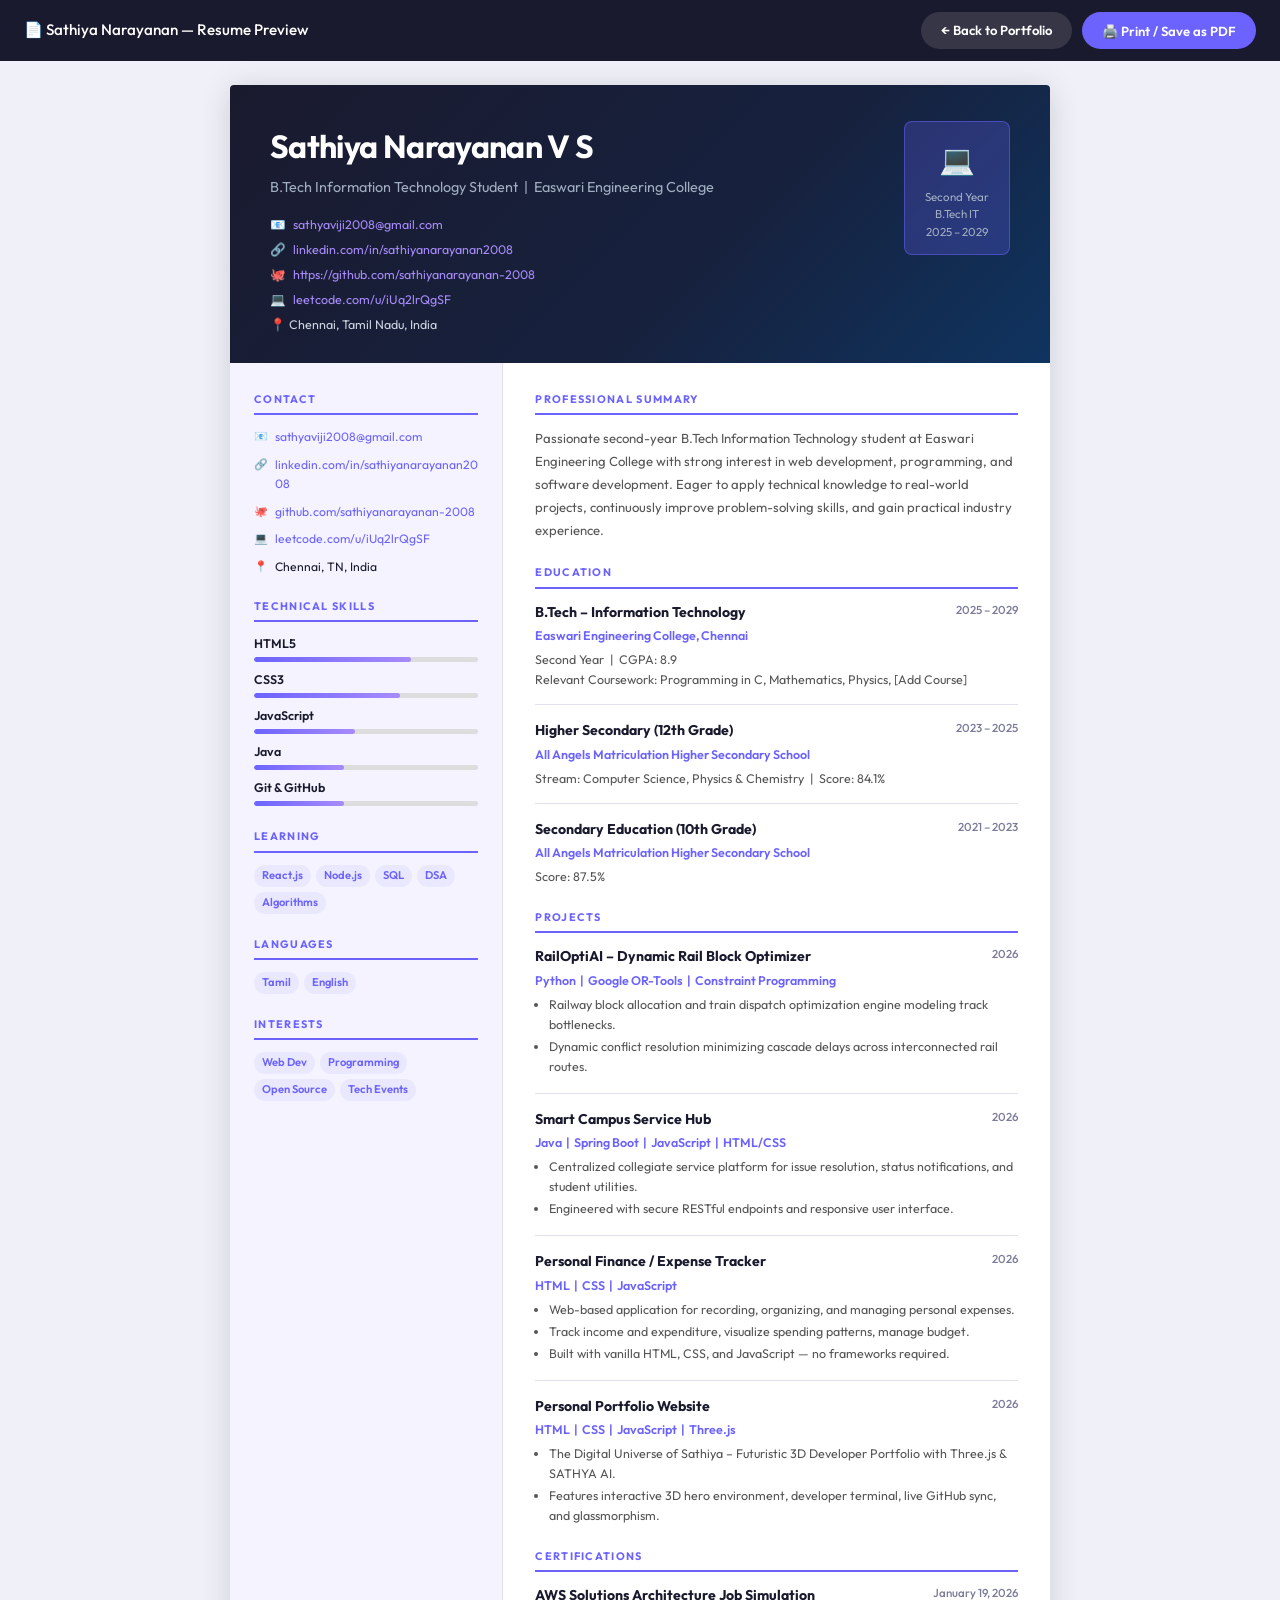
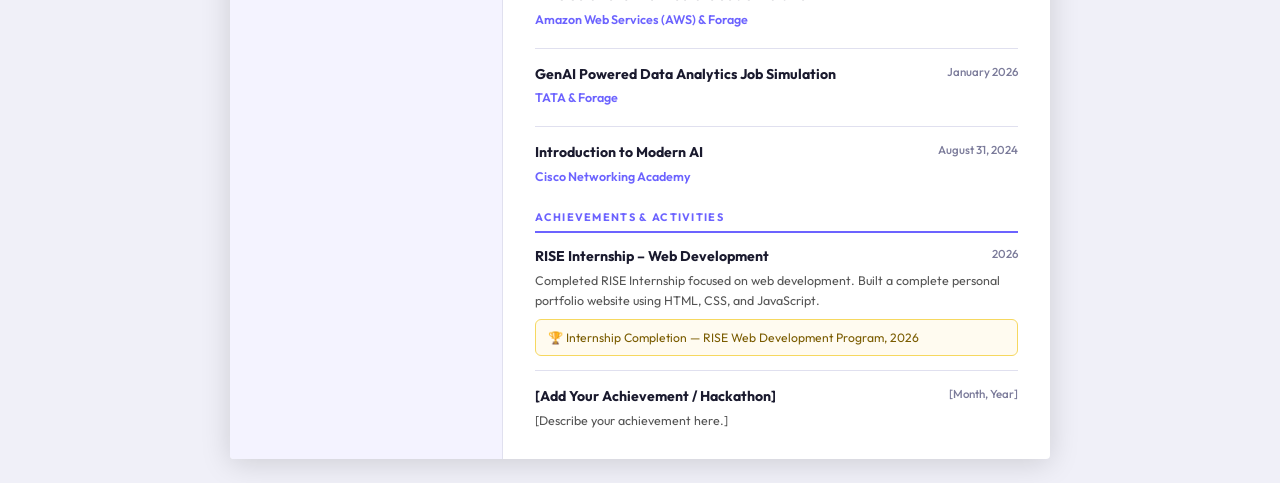
<file: resume.html>
<!DOCTYPE html>
<html lang="en">

<head>
  <meta charset="UTF-8" />
  <meta name="viewport" content="width=device-width, initial-scale=1.0" />
  <title>Sathiya Narayanan – Resume</title>
  <link rel="preconnect" href="https://fonts.googleapis.com" />
  <link
    href="https://fonts.googleapis.com/css2?family=Outfit:wght@300;400;500;600;700&family=Fira+Code:wght@400;500&display=swap"
    rel="stylesheet" />
  <style>
    /* ========== PRINT + SCREEN STYLES ========== */
    :root {
      --primary: #6c63ff;
      --text: #1a1a2e;
      --muted: #555;
      --light: #7b7b9a;
      --border: #e0e0ef;
      --bg-accent: #f4f3ff;
    }

    * {
      box-sizing: border-box;
      margin: 0;
      padding: 0;
    }

    body {
      font-family: 'Outfit', sans-serif;
      background: #f0f0f8;
      color: var(--text);
      font-size: 13px;
      line-height: 1.6;
    }

    /* ---- Print button (hidden in print) ---- */
    .print-bar {
      background: #1a1a2e;
      padding: 12px 24px;
      display: flex;
      align-items: center;
      justify-content: space-between;
      gap: 12px;
    }

    .print-bar h2 {
      color: #fff;
      font-size: 0.95rem;
      font-weight: 500;
    }

    .print-bar-btns {
      display: flex;
      gap: 10px;
    }

    .btn-print,
    .btn-back {
      padding: 8px 20px;
      border-radius: 999px;
      border: none;
      font-family: 'Outfit', sans-serif;
      font-size: 0.82rem;
      font-weight: 600;
      cursor: pointer;
      transition: all 0.25s cubic-bezier(0.16, 1, 0.3, 1);
      text-decoration: none;
      display: inline-flex;
      align-items: center;
      gap: 6px;
    }

    .btn-print {
      background: #6c63ff;
      color: #fff;
    }

    .btn-back {
      background: rgba(255, 255, 255, 0.12);
      color: #fff;
    }

    .btn-print:hover {
      background: #7c74ff;
      transform: translateY(-2px);
      box-shadow: 0 4px 14px rgba(108, 99, 255, 0.4);
    }

    .btn-back:hover {
      background: rgba(255, 255, 255, 0.2);
      transform: translateY(-2px);
    }

    /* ---- A4 Paper ---- */
    .resume-paper {
      max-width: 820px;
      margin: 24px auto;
      background: #fff;
      box-shadow: 0 4px 30px rgba(0, 0, 0, 0.15);
      border-radius: 4px;
      overflow: hidden;
    }

    /* ---- Header ---- */
    .r-header {
      background: linear-gradient(135deg, #1a1a2e 0%, #16213e 60%, #0f3460 100%);
      color: #fff;
      padding: 36px 40px 28px;
      display: grid;
      grid-template-columns: 1fr auto;
      gap: 20px;
      align-items: start;
    }

    .r-name {
      font-size: 2rem;
      font-weight: 700;
      letter-spacing: -0.02em;
      margin-bottom: 4px;
    }

    .r-title {
      font-size: 0.9rem;
      color: #a0aec0;
      font-weight: 400;
      margin-bottom: 16px;
    }

    .r-contacts {
      display: flex;
      flex-direction: column;
      gap: 5px;
    }

    .r-contact-item {
      font-size: 0.78rem;
      color: #cbd5e0;
      display: flex;
      align-items: center;
      gap: 7px;
    }

    .r-contact-item a {
      color: #a78bfa;
      text-decoration: none;
      transition: color 0.2s ease, text-shadow 0.2s ease;
    }

    .r-contact-item a:hover {
      color: #ffffff;
      text-shadow: 0 0 8px rgba(167, 139, 250, 0.6);
      text-decoration: underline;
    }

    .r-badge {
      background: rgba(108, 99, 255, 0.25);
      border: 1px solid rgba(108, 99, 255, 0.5);
      border-radius: 8px;
      padding: 14px 20px;
      text-align: center;
    }

    .r-badge-icon {
      font-size: 1.8rem;
      margin-bottom: 6px;
    }

    .r-badge-text {
      font-size: 0.72rem;
      color: #a0aec0;
      line-height: 1.5;
    }

    /* ---- Body Layout ---- */
    .r-body {
      display: grid;
      grid-template-columns: 1fr 2fr;
    }

    /* ---- Sidebar ---- */
    .r-sidebar {
      background: var(--bg-accent);
      padding: 28px 24px;
      border-right: 1px solid var(--border);
    }

    /* ---- Main Content ---- */
    .r-main {
      padding: 28px 32px;
    }

    /* ---- Section ---- */
    .r-section {
      margin-bottom: 22px;
    }

    .r-section:last-child {
      margin-bottom: 0;
    }

    .r-section-title {
      font-size: 0.68rem;
      font-weight: 700;
      text-transform: uppercase;
      letter-spacing: 0.12em;
      color: var(--primary);
      border-bottom: 2px solid var(--primary);
      padding-bottom: 5px;
      margin-bottom: 12px;
    }

    /* ---- Skills ---- */
    .skill-list {
      display: flex;
      flex-direction: column;
      gap: 8px;
    }

    .skill-item {
      display: flex;
      flex-direction: column;
      gap: 3px;
    }

    .skill-label {
      font-size: 0.78rem;
      font-weight: 600;
      color: var(--text);
    }

    .skill-bar-bg {
      background: #ddd;
      border-radius: 999px;
      height: 5px;
      overflow: hidden;
    }

    .skill-bar-fill {
      height: 100%;
      border-radius: 999px;
      background: linear-gradient(90deg, var(--primary), #a78bfa);
    }

    /* ---- Tags ---- */
    .tag-group {
      display: flex;
      flex-wrap: wrap;
      gap: 5px;
      margin-top: 4px;
    }

    .tag {
      font-size: 0.7rem;
      padding: 2px 8px;
      border-radius: 999px;
      background: #e9e8ff;
      color: var(--primary);
      font-weight: 600;
    }

    /* ---- Timeline entry ---- */
    .r-entry {
      margin-bottom: 14px;
      padding-bottom: 14px;
      border-bottom: 1px solid var(--border);
    }

    .r-entry:last-child {
      border-bottom: none;
      margin-bottom: 0;
      padding-bottom: 0;
    }

    .r-entry-header {
      display: flex;
      justify-content: space-between;
      align-items: flex-start;
      gap: 10px;
      margin-bottom: 3px;
    }

    .r-entry-title {
      font-size: 0.88rem;
      font-weight: 700;
      color: var(--text);
    }

    .r-entry-date {
      font-size: 0.72rem;
      color: var(--light);
      white-space: nowrap;
      font-weight: 500;
    }

    .r-entry-sub {
      font-size: 0.78rem;
      color: var(--primary);
      font-weight: 600;
      margin-bottom: 4px;
    }

    .r-entry-desc {
      font-size: 0.78rem;
      color: var(--muted);
      line-height: 1.6;
    }

    .r-entry-desc ul {
      padding-left: 14px;
    }

    .r-entry-desc li {
      margin-bottom: 2px;
    }

    /* ---- Profile summary ---- */
    .r-summary {
      font-size: 0.82rem;
      color: var(--muted);
      line-height: 1.75;
    }

    /* ---- Contact sidebar items ---- */
    .contact-list {
      display: flex;
      flex-direction: column;
      gap: 8px;
    }

    .contact-list-item {
      font-size: 0.76rem;
      color: var(--text);
      display: flex;
      align-items: flex-start;
      gap: 7px;
      word-break: break-all;
    }

    .contact-list-item span {
      color: var(--primary);
      font-size: 0.9em;
      margin-top: 1px;
    }

    .contact-list-item a {
      color: var(--primary);
      text-decoration: none;
    }

    /* ---- Internship highlight ---- */
    .highlight-card {
      background: #fffbf0;
      border: 1px solid #f6d860;
      border-radius: 6px;
      padding: 8px 12px;
      font-size: 0.76rem;
      color: #7a5c00;
      margin-top: 8px;
    }

    /* ===== PRINT OVERRIDES ===== */
    @media print {
      body {
        background: #fff;
      }

      .print-bar {
        display: none !important;
      }

      .resume-paper {
        box-shadow: none;
        margin: 0;
        border-radius: 0;
        max-width: 100%;
      }

      .r-section, .r-entry {
        page-break-inside: avoid;
        break-inside: avoid;
      }

      @page {
        margin: 10mm;
        size: A4;
      }
    }
  </style>
</head>

<body>

  <!-- Print / Back Bar (hidden on print) -->
  <div class="print-bar">
    <h2>📄 Sathiya Narayanan — Resume Preview</h2>
    <div class="print-bar-btns">
      <a href="index.html" class="btn-back">← Back to Portfolio</a>
      <button class="btn-print" onclick="window.print()">🖨️ Print / Save as PDF</button>
    </div>
  </div>

  <div class="resume-paper">

    <!-- ===== HEADER ===== -->
    <header class="r-header">
      <div>
        <div class="r-name">Sathiya Narayanan V S</div>
        <div class="r-title">B.Tech Information Technology Student &nbsp;|&nbsp; Easwari Engineering College</div>
        <div class="r-contacts">
          <div class="r-contact-item">
            📧 <a href="mailto:sathyaviji2008@gmail.com">sathyaviji2008@gmail.com</a>
          </div>
          <div class="r-contact-item">
            🔗 <a href="https://www.linkedin.com/in/sathiyanarayanan2008"
              target="_blank">linkedin.com/in/sathiyanarayanan2008</a>
          </div>
          <div class="r-contact-item">
            🐙 <a href="https://github.com/sathiyanarayanan-2008"
              target="_blank">https://github.com/sathiyanarayanan-2008</a>
          </div>
          <div class="r-contact-item">
            💻 <a href="https://leetcode.com/u/iUq2lrQgSF/"
              target="_blank">leetcode.com/u/iUq2lrQgSF</a>
          </div>
          <div class="r-contact-item">
            📍 Chennai, Tamil Nadu, India
          </div>
        </div>
      </div>
      <div class="r-badge">
        <div class="r-badge-icon">💻</div>
        <div class="r-badge-text">Second Year<br />B.Tech IT<br />2025 – 2029</div>
      </div>
    </header>

    <!-- ===== BODY ===== -->
    <div class="r-body">

      <!-- ===== SIDEBAR ===== -->
      <aside class="r-sidebar">

        <!-- Contact -->
        <div class="r-section">
          <div class="r-section-title">Contact</div>
          <div class="contact-list">
            <div class="contact-list-item">
              <span>📧</span>
              <a href="mailto:sathyaviji2008@gmail.com">sathyaviji2008@gmail.com</a>
            </div>
            <div class="contact-list-item">
              <span>🔗</span>
              <a href="https://www.linkedin.com/in/sathiyanarayanan2008"
                target="_blank">linkedin.com/in/sathiyanarayanan2008</a>
            </div>
            <div class="contact-list-item">
              <span>🐙</span>
              <a href="https://github.com/sathiyanarayanan-2008" target="_blank">github.com/sathiyanarayanan-2008</a>
            </div>
            <div class="contact-list-item">
              <span>💻</span>
              <a href="https://leetcode.com/u/iUq2lrQgSF/" target="_blank">leetcode.com/u/iUq2lrQgSF</a>
            </div>
            <div class="contact-list-item">
              <span>📍</span> Chennai, TN, India
            </div>
          </div>
        </div>

        <!-- Skills -->
        <div class="r-section">
          <div class="r-section-title">Technical Skills</div>
          <div class="skill-list">
            <div class="skill-item">
              <div class="skill-label">HTML5</div>
              <div class="skill-bar-bg">
                <div class="skill-bar-fill" style="width:70%"></div>
              </div>
            </div>
            <div class="skill-item">
              <div class="skill-label">CSS3</div>
              <div class="skill-bar-bg">
                <div class="skill-bar-fill" style="width:65%"></div>
              </div>
            </div>
            <div class="skill-item">
              <div class="skill-label">JavaScript</div>
              <div class="skill-bar-bg">
                <div class="skill-bar-fill" style="width:45%"></div>
              </div>
            </div>
            <div class="skill-item">
              <div class="skill-label">Java</div>
              <div class="skill-bar-bg">
                <div class="skill-bar-fill" style="width:40%"></div>
              </div>
            </div>
            <div class="skill-item">
              <div class="skill-label">Git & GitHub</div>
              <div class="skill-bar-bg">
                <div class="skill-bar-fill" style="width:40%"></div>
              </div>
            </div>
          </div>
        </div>

        <!-- Currently Learning -->
        <div class="r-section">
          <div class="r-section-title">Learning</div>
          <div class="tag-group">
            <span class="tag">React.js</span>
            <span class="tag">Node.js</span>
            <span class="tag">SQL</span>
            <span class="tag">DSA</span>
            <span class="tag">Algorithms</span>
          </div>
        </div>

        <!-- Languages -->
        <div class="r-section">
          <div class="r-section-title">Languages</div>
          <div class="tag-group">
            <span class="tag">Tamil</span>
            <span class="tag">English</span>
          </div>
        </div>

        <!-- Interests -->
        <div class="r-section">
          <div class="r-section-title">Interests</div>
          <div class="tag-group">
            <span class="tag">Web Dev</span>
            <span class="tag">Programming</span>
            <span class="tag">Open Source</span>
            <span class="tag">Tech Events</span>
          </div>
        </div>

      </aside>

      <!-- ===== MAIN CONTENT ===== -->
      <main class="r-main">

        <!-- Summary -->
        <div class="r-section">
          <div class="r-section-title">Professional Summary</div>
          <p class="r-summary">
            Passionate second-year B.Tech Information Technology student at Easwari Engineering College with strong
            interest in web development, programming, and software development. Eager to apply technical knowledge to
            real-world projects, continuously improve problem-solving skills, and gain practical industry experience.
          </p>
        </div>

        <!-- Education -->
        <div class="r-section">
          <div class="r-section-title">Education</div>

          <div class="r-entry">
            <div class="r-entry-header">
              <div class="r-entry-title">B.Tech – Information Technology</div>
              <div class="r-entry-date">2025 – 2029</div>
            </div>
            <div class="r-entry-sub">Easwari Engineering College, Chennai</div>
            <div class="r-entry-desc">
              Second Year &nbsp;|&nbsp; CGPA: 8.9<br />
              Relevant Coursework: Programming in C, Mathematics, Physics, [Add Course]
            </div>
          </div>

          <div class="r-entry">
            <div class="r-entry-header">
              <div class="r-entry-title">Higher Secondary (12th Grade)</div>
              <div class="r-entry-date">2023 – 2025</div>
            </div>
            <div class="r-entry-sub">All Angels Matriculation Higher Secondary School</div>
            <div class="r-entry-desc">Stream: Computer Science, Physics & Chemistry &nbsp;|&nbsp; Score: 84.1%</div>
          </div>

          <div class="r-entry">
            <div class="r-entry-header">
              <div class="r-entry-title">Secondary Education (10th Grade)</div>
              <div class="r-entry-date">2021 – 2023</div>
            </div>
            <div class="r-entry-sub">All Angels Matriculation Higher Secondary School</div>
            <div class="r-entry-desc">Score: 87.5%</div>
          </div>
        </div>

        <!-- Projects -->
        <div class="r-section">
          <div class="r-section-title">Projects</div>

          <div class="r-entry">
            <div class="r-entry-header">
              <div class="r-entry-title">RailOptiAI – Dynamic Rail Block Optimizer</div>
              <div class="r-entry-date">2026</div>
            </div>
            <div class="r-entry-sub">Python &nbsp;|&nbsp; Google OR-Tools &nbsp;|&nbsp; Constraint Programming</div>
            <div class="r-entry-desc">
              <ul>
                <li>Railway block allocation and train dispatch optimization engine modeling track bottlenecks.</li>
                <li>Dynamic conflict resolution minimizing cascade delays across interconnected rail routes.</li>
              </ul>
            </div>
          </div>

          <div class="r-entry">
            <div class="r-entry-header">
              <div class="r-entry-title">Smart Campus Service Hub</div>
              <div class="r-entry-date">2026</div>
            </div>
            <div class="r-entry-sub">Java &nbsp;|&nbsp; Spring Boot &nbsp;|&nbsp; JavaScript &nbsp;|&nbsp; HTML/CSS</div>
            <div class="r-entry-desc">
              <ul>
                <li>Centralized collegiate service platform for issue resolution, status notifications, and student utilities.</li>
                <li>Engineered with secure RESTful endpoints and responsive user interface.</li>
              </ul>
            </div>
          </div>

          <div class="r-entry">
            <div class="r-entry-header">
              <div class="r-entry-title">Personal Finance / Expense Tracker</div>
              <div class="r-entry-date">2026</div>
            </div>
            <div class="r-entry-sub">HTML &nbsp;|&nbsp; CSS &nbsp;|&nbsp; JavaScript</div>
            <div class="r-entry-desc">
              <ul>
                <li>Web-based application for recording, organizing, and managing personal expenses.</li>
                <li>Track income and expenditure, visualize spending patterns, manage budget.</li>
                <li>Built with vanilla HTML, CSS, and JavaScript — no frameworks required.</li>
              </ul>
            </div>
          </div>

          <div class="r-entry">
            <div class="r-entry-header">
              <div class="r-entry-title">Personal Portfolio Website</div>
              <div class="r-entry-date">2026</div>
            </div>
            <div class="r-entry-sub">HTML &nbsp;|&nbsp; CSS &nbsp;|&nbsp; JavaScript &nbsp;|&nbsp; Three.js</div>
            <div class="r-entry-desc">
              <ul>
                <li>The Digital Universe of Sathiya – Futuristic 3D Developer Portfolio with Three.js &amp; SATHYA AI.</li>
                <li>Features interactive 3D hero environment, developer terminal, live GitHub sync, and glassmorphism.</li>
              </ul>
            </div>
          </div>
        </div>

        <!-- Certifications -->
        <div class="r-section">
          <div class="r-section-title">Certifications</div>

          <div class="r-entry">
            <div class="r-entry-header">
              <div class="r-entry-title">AWS Solutions Architecture Job Simulation</div>
              <div class="r-entry-date">January 19, 2026</div>
            </div>
            <div class="r-entry-sub">Amazon Web Services (AWS) &amp; Forage</div>
          </div>

          <div class="r-entry">
            <div class="r-entry-header">
              <div class="r-entry-title">GenAI Powered Data Analytics Job Simulation</div>
              <div class="r-entry-date">January 2026</div>
            </div>
            <div class="r-entry-sub">TATA &amp; Forage</div>
          </div>

          <div class="r-entry">
            <div class="r-entry-header">
              <div class="r-entry-title">Introduction to Modern AI</div>
              <div class="r-entry-date">August 31, 2024</div>
            </div>
            <div class="r-entry-sub">Cisco Networking Academy</div>
          </div>
        </div>

        <!-- Achievements -->
        <div class="r-section">
          <div class="r-section-title">Achievements & Activities</div>
          <div class="r-entry">
            <div class="r-entry-header">
              <div class="r-entry-title">RISE Internship – Web Development</div>
              <div class="r-entry-date">2026</div>
            </div>
            <div class="r-entry-desc">Completed RISE Internship focused on web development. Built a complete personal
              portfolio website using HTML, CSS, and JavaScript.</div>
            <div class="highlight-card">🏆 Internship Completion — RISE Web Development Program, 2026</div>
          </div>

          <div class="r-entry">
            <div class="r-entry-header">
              <div class="r-entry-title">[Add Your Achievement / Hackathon]</div>
              <div class="r-entry-date">[Month, Year]</div>
            </div>
            <div class="r-entry-desc">[Describe your achievement here.]</div>
          </div>
        </div>

      </main>
    </div>

  </div>

  <script>
    // Auto-trigger print if URL has ?print=1
    if (new URLSearchParams(window.location.search).get('print') === '1') {
      window.onload = () => window.print();
    }
  </script>
</body>

</html>
</file>
